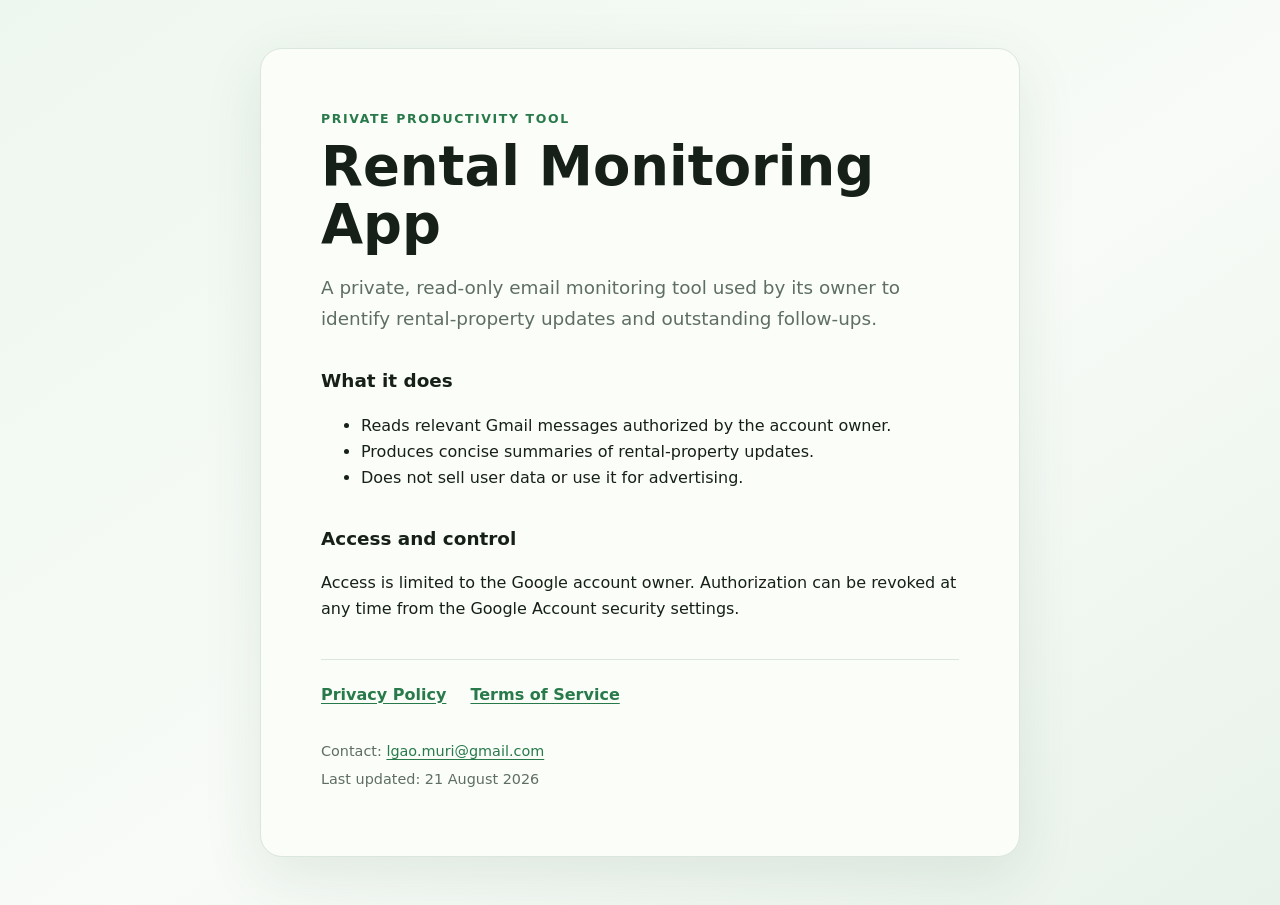
<file: index.html>
<!doctype html>
<html lang="en">
<head>
  <meta charset="utf-8">
  <meta name="viewport" content="width=device-width, initial-scale=1">
  <meta name="description" content="Rental Monitoring App — a private tool for monitoring the owner's rental-property emails.">
  <title>Rental Monitoring App</title>
  <link rel="stylesheet" href="styles.css">
</head>
<body>
  <main class="card">
    <p class="eyebrow">PRIVATE PRODUCTIVITY TOOL</p>
    <h1>Rental Monitoring App</h1>
    <p class="lead">A private, read-only email monitoring tool used by its owner to identify rental-property updates and outstanding follow-ups.</p>

    <section>
      <h2>What it does</h2>
      <ul>
        <li>Reads relevant Gmail messages authorized by the account owner.</li>
        <li>Produces concise summaries of rental-property updates.</li>
        <li>Does not sell user data or use it for advertising.</li>
      </ul>
    </section>

    <section>
      <h2>Access and control</h2>
      <p>Access is limited to the Google account owner. Authorization can be revoked at any time from the Google Account security settings.</p>
    </section>

    <nav aria-label="Legal links">
      <a href="privacy.html">Privacy Policy</a>
      <a href="terms.html">Terms of Service</a>
    </nav>

    <footer>
      <p>Contact: <a href="mailto:lgao.muri@gmail.com">lgao.muri@gmail.com</a></p>
      <p>Last updated: 21 August 2026</p>
    </footer>
  </main>
</body>
</html>
</file>
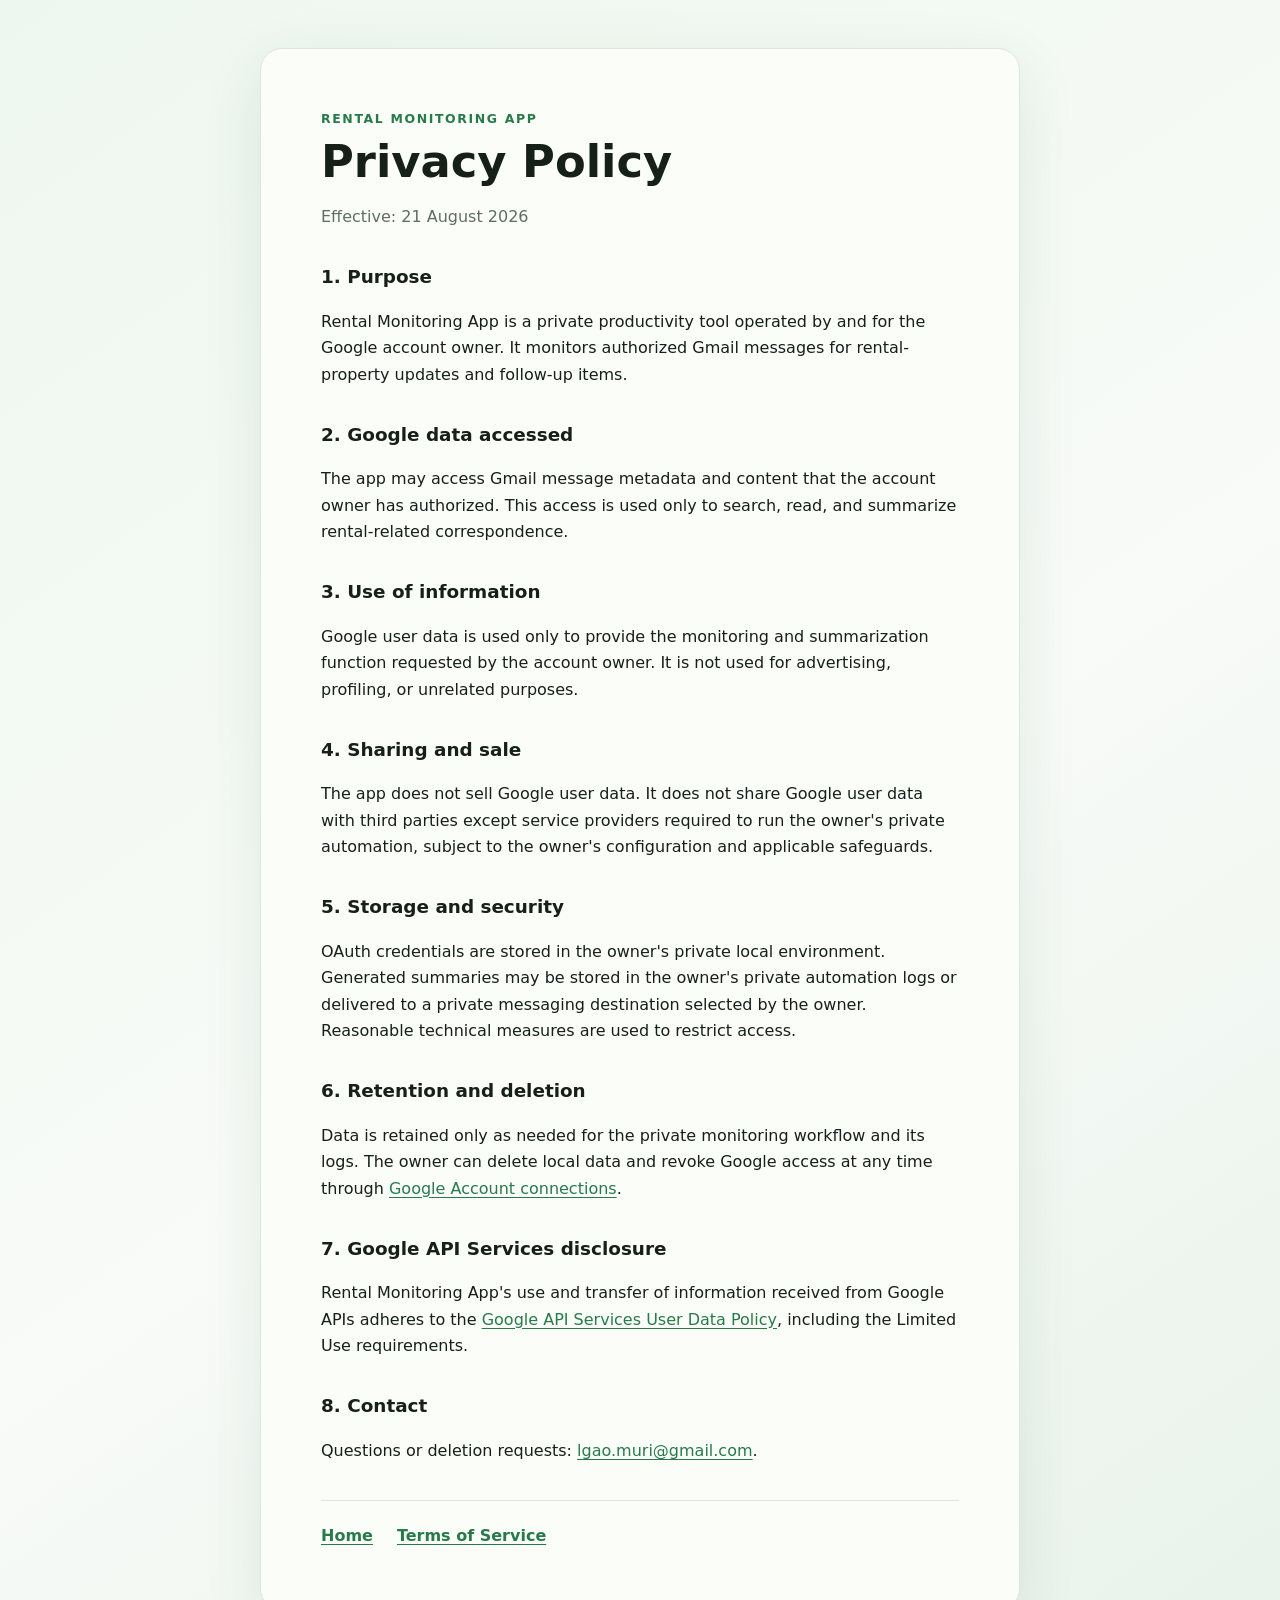
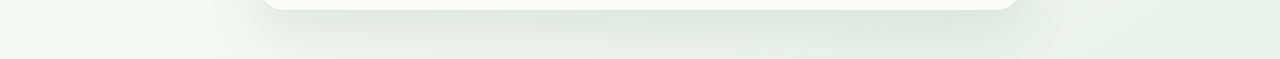
<file: privacy.html>
<!doctype html>
<html lang="en">
<head>
  <meta charset="utf-8">
  <meta name="viewport" content="width=device-width, initial-scale=1">
  <meta name="description" content="Privacy Policy for Rental Monitoring App.">
  <title>Privacy Policy — Rental Monitoring App</title>
  <link rel="stylesheet" href="styles.css">
</head>
<body>
  <main class="card legal">
    <p class="eyebrow">RENTAL MONITORING APP</p>
    <h1>Privacy Policy</h1>
    <p class="muted">Effective: 21 August 2026</p>

    <section>
      <h2>1. Purpose</h2>
      <p>Rental Monitoring App is a private productivity tool operated by and for the Google account owner. It monitors authorized Gmail messages for rental-property updates and follow-up items.</p>
    </section>

    <section>
      <h2>2. Google data accessed</h2>
      <p>The app may access Gmail message metadata and content that the account owner has authorized. This access is used only to search, read, and summarize rental-related correspondence.</p>
    </section>

    <section>
      <h2>3. Use of information</h2>
      <p>Google user data is used only to provide the monitoring and summarization function requested by the account owner. It is not used for advertising, profiling, or unrelated purposes.</p>
    </section>

    <section>
      <h2>4. Sharing and sale</h2>
      <p>The app does not sell Google user data. It does not share Google user data with third parties except service providers required to run the owner's private automation, subject to the owner's configuration and applicable safeguards.</p>
    </section>

    <section>
      <h2>5. Storage and security</h2>
      <p>OAuth credentials are stored in the owner's private local environment. Generated summaries may be stored in the owner's private automation logs or delivered to a private messaging destination selected by the owner. Reasonable technical measures are used to restrict access.</p>
    </section>

    <section>
      <h2>6. Retention and deletion</h2>
      <p>Data is retained only as needed for the private monitoring workflow and its logs. The owner can delete local data and revoke Google access at any time through <a href="https://myaccount.google.com/connections">Google Account connections</a>.</p>
    </section>

    <section>
      <h2>7. Google API Services disclosure</h2>
      <p>Rental Monitoring App's use and transfer of information received from Google APIs adheres to the <a href="https://developers.google.com/terms/api-services-user-data-policy">Google API Services User Data Policy</a>, including the Limited Use requirements.</p>
    </section>

    <section>
      <h2>8. Contact</h2>
      <p>Questions or deletion requests: <a href="mailto:lgao.muri@gmail.com">lgao.muri@gmail.com</a>.</p>
    </section>

    <nav aria-label="Site links">
      <a href="index.html">Home</a>
      <a href="terms.html">Terms of Service</a>
    </nav>
  </main>
</body>
</html>
</file>
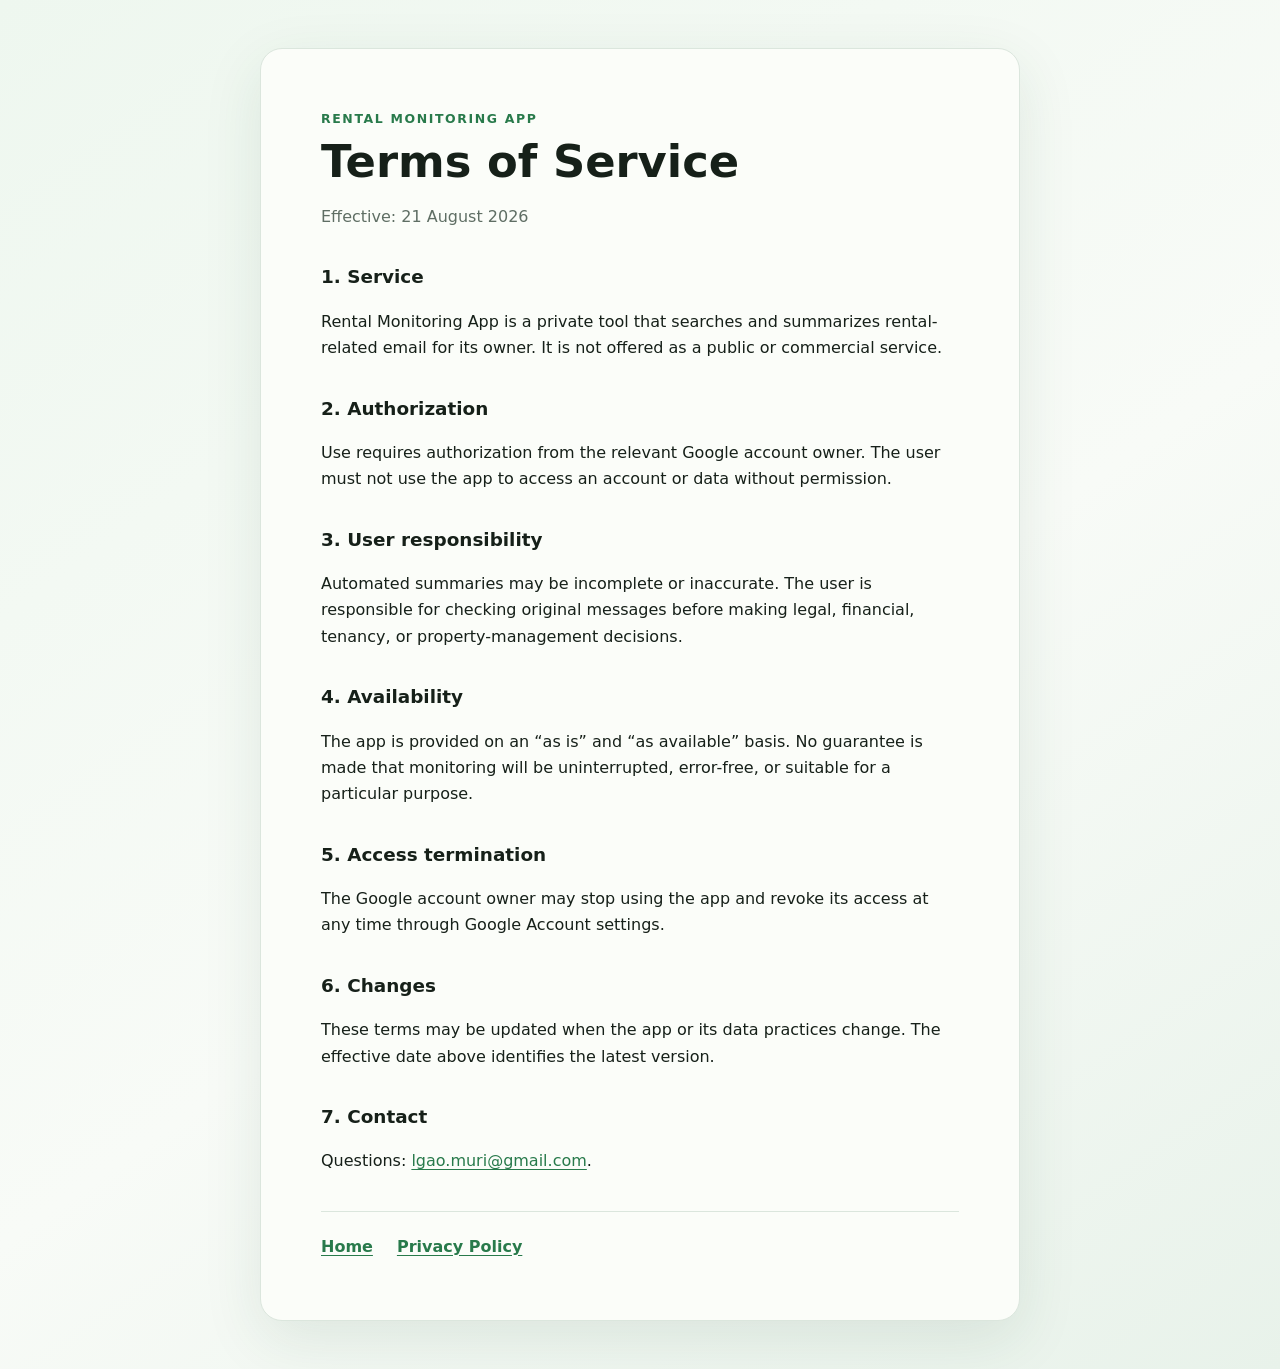
<file: terms.html>
<!doctype html>
<html lang="en">
<head>
  <meta charset="utf-8">
  <meta name="viewport" content="width=device-width, initial-scale=1">
  <meta name="description" content="Terms of Service for Rental Monitoring App.">
  <title>Terms of Service — Rental Monitoring App</title>
  <link rel="stylesheet" href="styles.css">
</head>
<body>
  <main class="card legal">
    <p class="eyebrow">RENTAL MONITORING APP</p>
    <h1>Terms of Service</h1>
    <p class="muted">Effective: 21 August 2026</p>

    <section>
      <h2>1. Service</h2>
      <p>Rental Monitoring App is a private tool that searches and summarizes rental-related email for its owner. It is not offered as a public or commercial service.</p>
    </section>

    <section>
      <h2>2. Authorization</h2>
      <p>Use requires authorization from the relevant Google account owner. The user must not use the app to access an account or data without permission.</p>
    </section>

    <section>
      <h2>3. User responsibility</h2>
      <p>Automated summaries may be incomplete or inaccurate. The user is responsible for checking original messages before making legal, financial, tenancy, or property-management decisions.</p>
    </section>

    <section>
      <h2>4. Availability</h2>
      <p>The app is provided on an “as is” and “as available” basis. No guarantee is made that monitoring will be uninterrupted, error-free, or suitable for a particular purpose.</p>
    </section>

    <section>
      <h2>5. Access termination</h2>
      <p>The Google account owner may stop using the app and revoke its access at any time through Google Account settings.</p>
    </section>

    <section>
      <h2>6. Changes</h2>
      <p>These terms may be updated when the app or its data practices change. The effective date above identifies the latest version.</p>
    </section>

    <section>
      <h2>7. Contact</h2>
      <p>Questions: <a href="mailto:lgao.muri@gmail.com">lgao.muri@gmail.com</a>.</p>
    </section>

    <nav aria-label="Site links">
      <a href="index.html">Home</a>
      <a href="privacy.html">Privacy Policy</a>
    </nav>
  </main>
</body>
</html>
</file>
<file: styles.css>
:root {
  color-scheme: light;
  --ink: #162019;
  --muted: #5f6e64;
  --paper: #fbfdf9;
  --accent: #287a4b;
  --line: #dbe6dd;
}
* { box-sizing: border-box; }
body {
  margin: 0;
  min-height: 100vh;
  padding: 48px 20px;
  font: 16px/1.65 system-ui, -apple-system, BlinkMacSystemFont, "Segoe UI", sans-serif;
  color: var(--ink);
  background: linear-gradient(145deg, #eef7ef, #f8fbf7 55%, #e8f2ea);
}
.card {
  width: min(760px, 100%);
  margin: 0 auto;
  padding: clamp(28px, 6vw, 60px);
  background: var(--paper);
  border: 1px solid var(--line);
  border-radius: 22px;
  box-shadow: 0 18px 60px rgba(28, 75, 45, .10);
}
.eyebrow {
  margin: 0 0 8px;
  color: var(--accent);
  font-size: .78rem;
  font-weight: 800;
  letter-spacing: .13em;
}
h1 { margin: 0 0 18px; font-size: clamp(2rem, 6vw, 3.4rem); line-height: 1.08; }
h2 { margin-top: 32px; font-size: 1.15rem; }
.lead { color: var(--muted); font-size: 1.15rem; }
.muted, footer { color: var(--muted); }
a { color: var(--accent); text-underline-offset: 3px; }
nav {
  display: flex;
  flex-wrap: wrap;
  gap: 12px 24px;
  margin-top: 36px;
  padding-top: 22px;
  border-top: 1px solid var(--line);
  font-weight: 700;
}
footer { margin-top: 32px; font-size: .9rem; }
footer p { margin: 4px 0; }
.legal h1 { font-size: clamp(2rem, 5vw, 2.8rem); }
</file>
